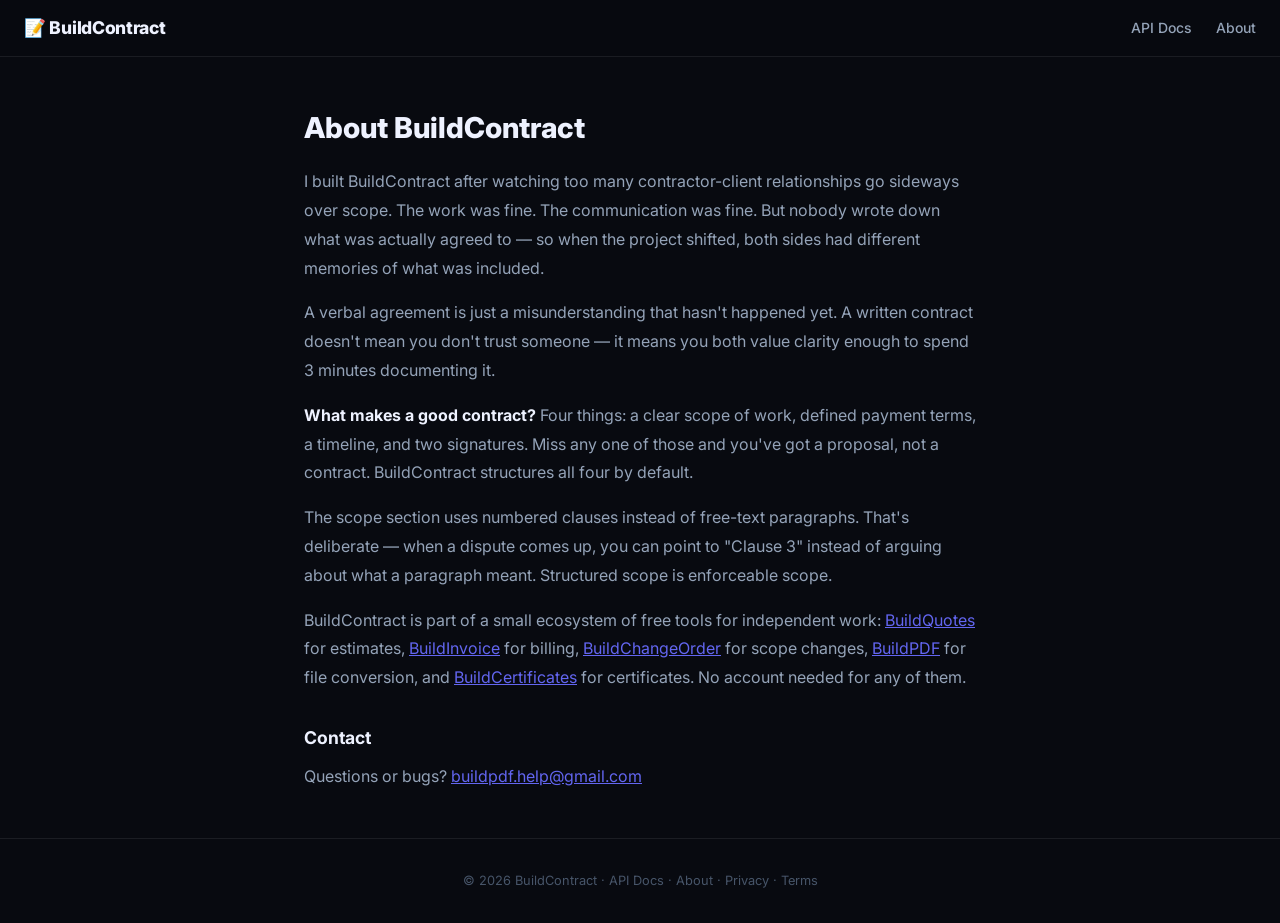
<file: about.html>
<!DOCTYPE html>
<html lang="en">
<head>
  <meta charset="UTF-8">
  <meta name="viewport" content="width=device-width, initial-scale=1.0">
  <link rel="icon" type="image/png" href="/favicon.png">
  <title>About BuildContract — Free Contract & Scope of Work Generator</title>
  <meta name="description" content="BuildContract is a free online contract and scope-of-work generator. Create professional PDF contracts with dual signature blocks, payment terms, and timeline. Part of the Build ecosystem.">
  <meta name="robots" content="index, follow">
  <link rel="canonical" href="https://buildcontract.co/about.html">
  <link rel="stylesheet" href="styles.css">
  <script async src="https://pagead2.googlesyndication.com/pagead/js/adsbygoogle.js?client=ca-pub-6010936774105671" crossorigin="anonymous"></script>
</head>
<body>
  <nav class="navbar">
    <a href="/" class="navbar-brand">📝 BuildContract</a>
    <div class="navbar-links" id="siteNav">
      <a href="/api/docs">API Docs</a>
      <a href="/about.html">About</a>
    </div>
  <button class="nav-toggle" id="navToggle" aria-label="Toggle navigation"><span></span><span></span><span></span></button>
  </nav>
  <main style="max-width:720px;margin:3rem auto;padding:0 1.5rem;">
    <h1 style="font-size:1.8rem;font-weight:800;color:var(--text-primary);margin-bottom:1rem;">About BuildContract</h1>

    <p style="color:var(--text-secondary);line-height:1.8;margin-bottom:1rem;">I built BuildContract after watching too many contractor-client relationships go sideways over scope. The work was fine. The communication was fine. But nobody wrote down what was actually agreed to — so when the project shifted, both sides had different memories of what was included.</p>

    <p style="color:var(--text-secondary);line-height:1.8;margin-bottom:1rem;">A verbal agreement is just a misunderstanding that hasn't happened yet. A written contract doesn't mean you don't trust someone — it means you both value clarity enough to spend 3 minutes documenting it.</p>

    <p style="color:var(--text-secondary);line-height:1.8;margin-bottom:1rem;"><strong style="color:var(--text-primary);">What makes a good contract?</strong> Four things: a clear scope of work, defined payment terms, a timeline, and two signatures. Miss any one of those and you've got a proposal, not a contract. BuildContract structures all four by default.</p>

    <p style="color:var(--text-secondary);line-height:1.8;margin-bottom:1rem;">The scope section uses numbered clauses instead of free-text paragraphs. That's deliberate — when a dispute comes up, you can point to "Clause 3" instead of arguing about what a paragraph meant. Structured scope is enforceable scope.</p>

    <p style="color:var(--text-secondary);line-height:1.8;margin-bottom:2rem;">BuildContract is part of a small ecosystem of free tools for independent work: <a href="https://buildquotes.co" style="color:var(--accent);">BuildQuotes</a> for estimates, <a href="https://buildinvoice.co" style="color:var(--accent);">BuildInvoice</a> for billing, <a href="https://buildchangeorder.co" style="color:var(--accent);">BuildChangeOrder</a> for scope changes, <a href="https://buildpdf.co" style="color:var(--accent);">BuildPDF</a> for file conversion, and <a href="https://buildcertificates.com" style="color:var(--accent);">BuildCertificates</a> for certificates. No account needed for any of them.</p>

    <h2 style="font-size:1.1rem;font-weight:700;color:var(--text-primary);margin-bottom:0.75rem;">Contact</h2>
    <p style="color:var(--text-secondary);">Questions or bugs? <a href="mailto:buildpdf.help@gmail.com" style="color:var(--accent);">buildpdf.help@gmail.com</a></p>
  </main>
  <footer class="site-footer">
    <p>© 2026 BuildContract · <a href="/api/docs">API Docs</a> · <a href="/about.html">About</a> · <a href="/privacy.html">Privacy</a> · <a href="/terms.html">Terms</a></p>
  </footer>
<script>
    const navToggle = document.getElementById('navToggle');
    const siteNav = document.getElementById('siteNav');
    const headerInner = navToggle ? navToggle.closest('.navbar') : null;
    function closeNav() {
      siteNav.classList.remove('open'); navToggle.classList.remove('open');
      document.body.style.overflow = '';
      const btn = siteNav.querySelector('.nav-close'); if (btn) btn.remove();
      setTimeout(() => headerInner.appendChild(siteNav), 300);
    }
    if (navToggle && siteNav && headerInner) {
      navToggle.addEventListener('click', () => {
        const isOpen = siteNav.classList.contains('open');
        if (!isOpen) {
          document.body.appendChild(siteNav);
          const closeBtn = document.createElement('button');
          closeBtn.className = 'nav-close';
          closeBtn.setAttribute('aria-label', 'Close menu');
          closeBtn.innerHTML = '&#x2715;';
          closeBtn.addEventListener('click', closeNav);
          siteNav.prepend(closeBtn);
          requestAnimationFrame(() => { siteNav.classList.add('open'); navToggle.classList.add('open'); });
          document.body.style.overflow = 'hidden';
        } else { closeNav(); }
      });
      siteNav.querySelectorAll('a').forEach(a => a.addEventListener('click', closeNav));
    }
  </script>
</body>
</html>
</file>
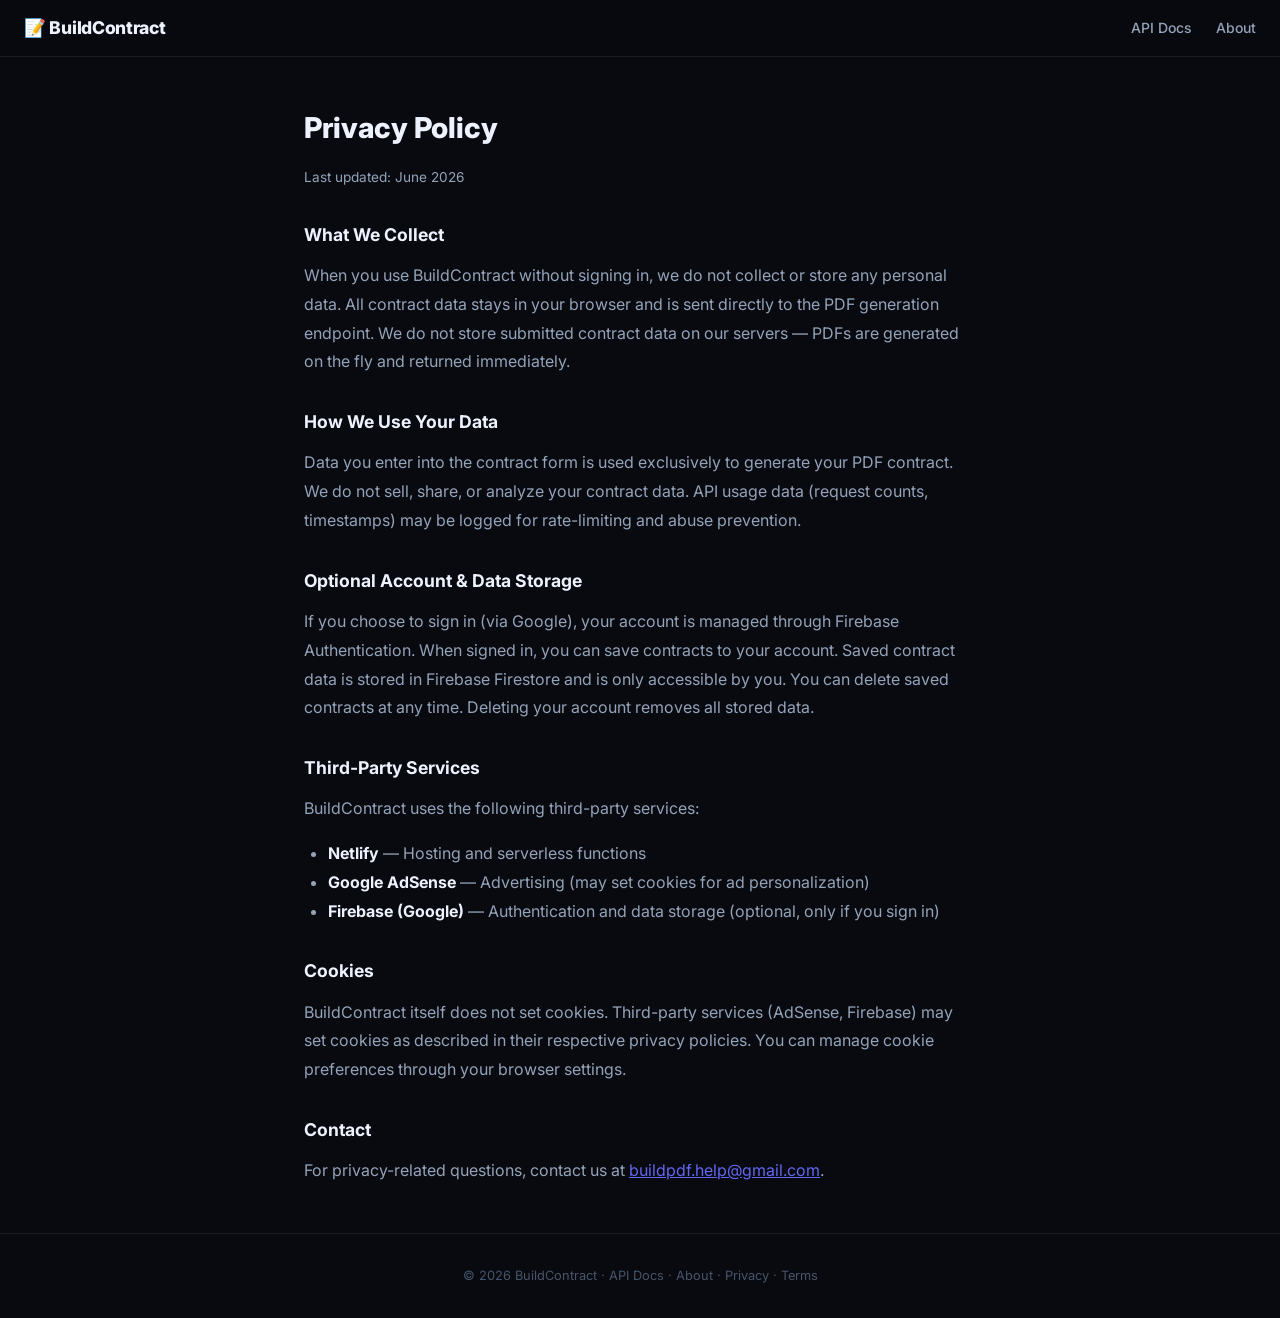
<file: privacy.html>
<!DOCTYPE html>
<html lang="en">
<head>
  <meta charset="UTF-8">
  <meta name="viewport" content="width=device-width, initial-scale=1.0">
  <link rel="icon" type="image/png" href="/favicon.png">
  <title>Privacy Policy — BuildContract</title>
  <meta name="description" content="Privacy policy for BuildContract, a free online contract and scope-of-work generator.">
  <meta name="robots" content="index, follow">
  <link rel="canonical" href="https://buildcontract.co/privacy.html">
  <link rel="stylesheet" href="styles.css">
  <script async src="https://pagead2.googlesyndication.com/pagead/js/adsbygoogle.js?client=ca-pub-6010936774105671" crossorigin="anonymous"></script>
</head>
<body>
  <nav class="navbar">
    <a href="/" class="navbar-brand">📝 BuildContract</a>
    <div class="navbar-links" id="siteNav">
      <a href="/api/docs">API Docs</a>
      <a href="/about.html">About</a>
    </div>
  <button class="nav-toggle" id="navToggle" aria-label="Toggle navigation"><span></span><span></span><span></span></button>
  </nav>
  <main style="max-width:720px;margin:3rem auto;padding:0 1.5rem;">
    <h1 style="font-size:1.8rem;font-weight:800;color:var(--text-primary);margin-bottom:1rem;">Privacy Policy</h1>
    <p style="color:var(--text-secondary);margin-bottom:0.5rem;font-size:0.85rem;">Last updated: June 2026</p>

    <h2 style="font-size:1.1rem;font-weight:700;color:var(--text-primary);margin:2rem 0 0.75rem;">What We Collect</h2>
    <p style="color:var(--text-secondary);line-height:1.8;margin-bottom:1rem;">When you use BuildContract without signing in, we do not collect or store any personal data. All contract data stays in your browser and is sent directly to the PDF generation endpoint. We do not store submitted contract data on our servers — PDFs are generated on the fly and returned immediately.</p>

    <h2 style="font-size:1.1rem;font-weight:700;color:var(--text-primary);margin:2rem 0 0.75rem;">How We Use Your Data</h2>
    <p style="color:var(--text-secondary);line-height:1.8;margin-bottom:1rem;">Data you enter into the contract form is used exclusively to generate your PDF contract. We do not sell, share, or analyze your contract data. API usage data (request counts, timestamps) may be logged for rate-limiting and abuse prevention.</p>

    <h2 style="font-size:1.1rem;font-weight:700;color:var(--text-primary);margin:2rem 0 0.75rem;">Optional Account &amp; Data Storage</h2>
    <p style="color:var(--text-secondary);line-height:1.8;margin-bottom:1rem;">If you choose to sign in (via Google), your account is managed through Firebase Authentication. When signed in, you can save contracts to your account. Saved contract data is stored in Firebase Firestore and is only accessible by you. You can delete saved contracts at any time. Deleting your account removes all stored data.</p>

    <h2 style="font-size:1.1rem;font-weight:700;color:var(--text-primary);margin:2rem 0 0.75rem;">Third-Party Services</h2>
    <p style="color:var(--text-secondary);line-height:1.8;margin-bottom:1rem;">BuildContract uses the following third-party services:</p>
    <ul style="color:var(--text-secondary);line-height:1.8;margin-bottom:1rem;padding-left:1.5rem;">
      <li><strong style="color:var(--text-primary);">Netlify</strong> — Hosting and serverless functions</li>
      <li><strong style="color:var(--text-primary);">Google AdSense</strong> — Advertising (may set cookies for ad personalization)</li>
      <li><strong style="color:var(--text-primary);">Firebase (Google)</strong> — Authentication and data storage (optional, only if you sign in)</li>
    </ul>

    <h2 style="font-size:1.1rem;font-weight:700;color:var(--text-primary);margin:2rem 0 0.75rem;">Cookies</h2>
    <p style="color:var(--text-secondary);line-height:1.8;margin-bottom:1rem;">BuildContract itself does not set cookies. Third-party services (AdSense, Firebase) may set cookies as described in their respective privacy policies. You can manage cookie preferences through your browser settings.</p>

    <h2 style="font-size:1.1rem;font-weight:700;color:var(--text-primary);margin:2rem 0 0.75rem;">Contact</h2>
    <p style="color:var(--text-secondary);line-height:1.8;">For privacy-related questions, contact us at <a href="mailto:buildpdf.help@gmail.com" style="color:var(--accent);">buildpdf.help@gmail.com</a>.</p>
  </main>
  <footer class="site-footer">
    <p>© 2026 BuildContract · <a href="/api/docs">API Docs</a> · <a href="/about.html">About</a> · <a href="/privacy.html">Privacy</a> · <a href="/terms.html">Terms</a></p>
  </footer>
<script>
    const navToggle = document.getElementById('navToggle');
    const siteNav = document.getElementById('siteNav');
    const headerInner = navToggle ? navToggle.closest('.navbar') : null;
    function closeNav() {
      siteNav.classList.remove('open'); navToggle.classList.remove('open');
      document.body.style.overflow = '';
      const btn = siteNav.querySelector('.nav-close'); if (btn) btn.remove();
      setTimeout(() => headerInner.appendChild(siteNav), 300);
    }
    if (navToggle && siteNav && headerInner) {
      navToggle.addEventListener('click', () => {
        const isOpen = siteNav.classList.contains('open');
        if (!isOpen) {
          document.body.appendChild(siteNav);
          const closeBtn = document.createElement('button');
          closeBtn.className = 'nav-close';
          closeBtn.setAttribute('aria-label', 'Close menu');
          closeBtn.innerHTML = '&#x2715;';
          closeBtn.addEventListener('click', closeNav);
          siteNav.prepend(closeBtn);
          requestAnimationFrame(() => { siteNav.classList.add('open'); navToggle.classList.add('open'); });
          document.body.style.overflow = 'hidden';
        } else { closeNav(); }
      });
      siteNav.querySelectorAll('a').forEach(a => a.addEventListener('click', closeNav));
    }
  </script>
</body>
</html>
</file>
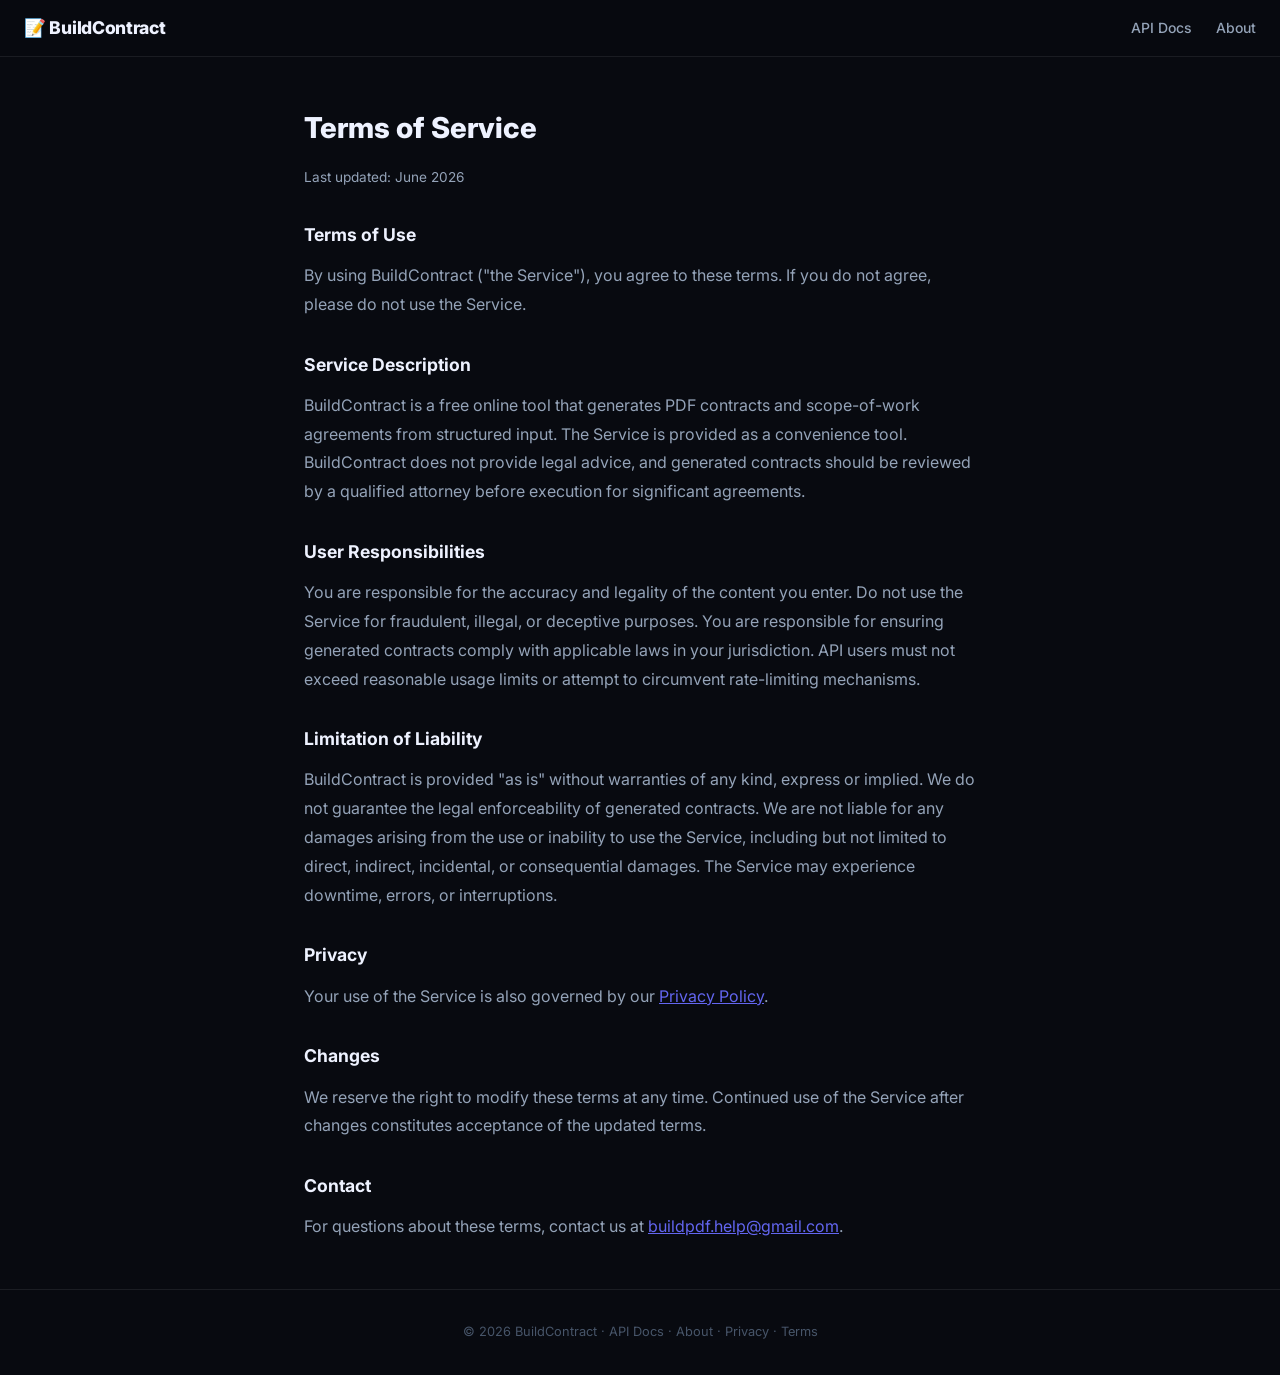
<file: terms.html>
<!DOCTYPE html>
<html lang="en">
<head>
  <meta charset="UTF-8">
  <meta name="viewport" content="width=device-width, initial-scale=1.0">
  <link rel="icon" type="image/png" href="/favicon.png">
  <title>Terms of Service — BuildContract</title>
  <meta name="description" content="Terms of service for BuildContract, a free online contract and scope-of-work generator.">
  <meta name="robots" content="index, follow">
  <link rel="canonical" href="https://buildcontract.co/terms.html">
  <link rel="stylesheet" href="styles.css">
  <script async src="https://pagead2.googlesyndication.com/pagead/js/adsbygoogle.js?client=ca-pub-6010936774105671" crossorigin="anonymous"></script>
</head>
<body>
  <nav class="navbar">
    <a href="/" class="navbar-brand">📝 BuildContract</a>
    <div class="navbar-links" id="siteNav">
      <a href="/api/docs">API Docs</a>
      <a href="/about.html">About</a>
    </div>
  <button class="nav-toggle" id="navToggle" aria-label="Toggle navigation"><span></span><span></span><span></span></button>
  </nav>
  <main style="max-width:720px;margin:3rem auto;padding:0 1.5rem;">
    <h1 style="font-size:1.8rem;font-weight:800;color:var(--text-primary);margin-bottom:1rem;">Terms of Service</h1>
    <p style="color:var(--text-secondary);margin-bottom:0.5rem;font-size:0.85rem;">Last updated: June 2026</p>

    <h2 style="font-size:1.1rem;font-weight:700;color:var(--text-primary);margin:2rem 0 0.75rem;">Terms of Use</h2>
    <p style="color:var(--text-secondary);line-height:1.8;margin-bottom:1rem;">By using BuildContract ("the Service"), you agree to these terms. If you do not agree, please do not use the Service.</p>

    <h2 style="font-size:1.1rem;font-weight:700;color:var(--text-primary);margin:2rem 0 0.75rem;">Service Description</h2>
    <p style="color:var(--text-secondary);line-height:1.8;margin-bottom:1rem;">BuildContract is a free online tool that generates PDF contracts and scope-of-work agreements from structured input. The Service is provided as a convenience tool. BuildContract does not provide legal advice, and generated contracts should be reviewed by a qualified attorney before execution for significant agreements.</p>

    <h2 style="font-size:1.1rem;font-weight:700;color:var(--text-primary);margin:2rem 0 0.75rem;">User Responsibilities</h2>
    <p style="color:var(--text-secondary);line-height:1.8;margin-bottom:1rem;">You are responsible for the accuracy and legality of the content you enter. Do not use the Service for fraudulent, illegal, or deceptive purposes. You are responsible for ensuring generated contracts comply with applicable laws in your jurisdiction. API users must not exceed reasonable usage limits or attempt to circumvent rate-limiting mechanisms.</p>

    <h2 style="font-size:1.1rem;font-weight:700;color:var(--text-primary);margin:2rem 0 0.75rem;">Limitation of Liability</h2>
    <p style="color:var(--text-secondary);line-height:1.8;margin-bottom:1rem;">BuildContract is provided "as is" without warranties of any kind, express or implied. We do not guarantee the legal enforceability of generated contracts. We are not liable for any damages arising from the use or inability to use the Service, including but not limited to direct, indirect, incidental, or consequential damages. The Service may experience downtime, errors, or interruptions.</p>

    <h2 style="font-size:1.1rem;font-weight:700;color:var(--text-primary);margin:2rem 0 0.75rem;">Privacy</h2>
    <p style="color:var(--text-secondary);line-height:1.8;margin-bottom:1rem;">Your use of the Service is also governed by our <a href="/privacy.html" style="color:var(--accent);">Privacy Policy</a>.</p>

    <h2 style="font-size:1.1rem;font-weight:700;color:var(--text-primary);margin:2rem 0 0.75rem;">Changes</h2>
    <p style="color:var(--text-secondary);line-height:1.8;margin-bottom:1rem;">We reserve the right to modify these terms at any time. Continued use of the Service after changes constitutes acceptance of the updated terms.</p>

    <h2 style="font-size:1.1rem;font-weight:700;color:var(--text-primary);margin:2rem 0 0.75rem;">Contact</h2>
    <p style="color:var(--text-secondary);line-height:1.8;">For questions about these terms, contact us at <a href="mailto:buildpdf.help@gmail.com" style="color:var(--accent);">buildpdf.help@gmail.com</a>.</p>
  </main>
  <footer class="site-footer">
    <p>© 2026 BuildContract · <a href="/api/docs">API Docs</a> · <a href="/about.html">About</a> · <a href="/privacy.html">Privacy</a> · <a href="/terms.html">Terms</a></p>
  </footer>
<script>
    const navToggle = document.getElementById('navToggle');
    const siteNav = document.getElementById('siteNav');
    const headerInner = navToggle ? navToggle.closest('.navbar') : null;
    function closeNav() {
      siteNav.classList.remove('open'); navToggle.classList.remove('open');
      document.body.style.overflow = '';
      const btn = siteNav.querySelector('.nav-close'); if (btn) btn.remove();
      setTimeout(() => headerInner.appendChild(siteNav), 300);
    }
    if (navToggle && siteNav && headerInner) {
      navToggle.addEventListener('click', () => {
        const isOpen = siteNav.classList.contains('open');
        if (!isOpen) {
          document.body.appendChild(siteNav);
          const closeBtn = document.createElement('button');
          closeBtn.className = 'nav-close';
          closeBtn.setAttribute('aria-label', 'Close menu');
          closeBtn.innerHTML = '&#x2715;';
          closeBtn.addEventListener('click', closeNav);
          siteNav.prepend(closeBtn);
          requestAnimationFrame(() => { siteNav.classList.add('open'); navToggle.classList.add('open'); });
          document.body.style.overflow = 'hidden';
        } else { closeNav(); }
      });
      siteNav.querySelectorAll('a').forEach(a => a.addEventListener('click', closeNav));
    }
  </script>
</body>
</html>
</file>
<file: styles.css>
/* ============================================================
   styles.css — BuildContract design system
   Dark premium theme matching the Build ecosystem (indigo)
   ============================================================ */

/* ── Fonts & Reset ─────────────────────────────────────────── */
@import url('https://fonts.googleapis.com/css2?family=Inter:wght@300;400;500;600;700;800&display=swap');

*, *::before, *::after { box-sizing: border-box; margin: 0; padding: 0; }

:root {
  --bg:           #080a10;
  --bg-card:      #0c1018;
  --bg-input:     #111827;
  --border:       rgba(255,255,255,0.08);
  --border-focus: rgba(99,102,241,0.5);
  --accent:       #6366f1;
  --accent-hover: #818cf8;
  --text-primary: #eef2ff;
  --text-secondary: #94a3b8;
  --text-muted:   #475569;
  --radius:       12px;
  --radius-sm:    8px;
  --success:      #10b981;
  --error:        #ef4444;
}

html { scroll-behavior: smooth; }

body {
  font-family: 'Inter', sans-serif;
  background: var(--bg);
  color: var(--text-primary);
  min-height: 100vh;
  line-height: 1.6;
}

/* ── Navbar ────────────────────────────────────────────────── */
.navbar {
  display: flex;
  align-items: center;
  justify-content: space-between;
  padding: 0.875rem 1.5rem;
  background: rgba(8,10,16,0.95);
  border-bottom: 1px solid var(--border);
  position: sticky;
  top: 0;
  z-index: 100;
  backdrop-filter: blur(12px);
}

.navbar-brand {
  font-size: 1.1rem;
  font-weight: 800;
  color: var(--text-primary);
  text-decoration: none;
  letter-spacing: -0.3px;
}

.navbar-links { display: flex; gap: 1.5rem; }
.navbar-links a {
  font-size: 0.875rem;
  color: var(--text-secondary);
  text-decoration: none;
  font-weight: 500;
  transition: color 0.2s;
}
.navbar-links a:hover { color: var(--accent); }

/* ── Hero Banner ────────────────────────────────────────────── */
.hero-banner {
  text-align: center;
  padding: 2rem 1.5rem 1.5rem;
  background: radial-gradient(ellipse at 50% 0%, rgba(99,102,241,0.12) 0%, transparent 70%);
  border-bottom: 1px solid var(--border);
}
.hero-banner h1 {
  font-size: clamp(1.5rem, 4vw, 2.25rem);
  font-weight: 800;
  background: linear-gradient(135deg, #fff 0%, var(--accent) 100%);
  -webkit-background-clip: text;
  -webkit-text-fill-color: transparent;
  margin-bottom: 0.5rem;
}
.hero-banner p { color: var(--text-secondary); font-size: 1rem; }

/* ── App Container ──────────────────────────────────────────── */
.app-container {
  display: grid;
  grid-template-columns: 1fr 1fr;
  gap: 1.5rem;
  max-width: 1300px;
  margin: 1.5rem auto;
  padding: 0 1.5rem;
}

@media (max-width: 900px) {
  .app-container { grid-template-columns: 1fr; }
}

/* ── Form Panel ─────────────────────────────────────────────── */
.form-panel {
  display: flex;
  flex-direction: column;
  gap: 1rem;
}

.form-section {
  background: var(--bg-card);
  border: 1px solid var(--border);
  border-radius: var(--radius);
  overflow: hidden;
}

.form-section-header {
  padding: 0.75rem 1.25rem;
  border-bottom: 1px solid var(--border);
  background: rgba(255,255,255,0.02);
}
.form-section-header h3 { font-size: 0.875rem; font-weight: 700; color: var(--text-primary); }

.form-body { padding: 1.25rem; display: flex; flex-direction: column; gap: 0.875rem; }

.form-row {
  display: grid;
  grid-template-columns: 1fr 1fr;
  gap: 0.75rem;
}
.form-row.full { grid-template-columns: 1fr; }
.form-row.triple { grid-template-columns: 1fr 1fr 1fr; }

.form-group { display: flex; flex-direction: column; gap: 0.35rem; }
.form-group label { font-size: 0.75rem; font-weight: 600; color: var(--text-secondary); text-transform: uppercase; letter-spacing: 0.5px; }

input, textarea, select {
  background: var(--bg-input);
  border: 1px solid var(--border);
  border-radius: var(--radius-sm);
  color: var(--text-primary);
  font-family: inherit;
  font-size: 0.875rem;
  padding: 0.5rem 0.75rem;
  transition: border-color 0.2s;
  width: 100%;
}
input:focus, textarea:focus, select:focus {
  outline: none;
  border-color: var(--accent);
  box-shadow: 0 0 0 3px rgba(99,102,241,0.15);
}
input::placeholder, textarea::placeholder { color: var(--text-muted); }
textarea { resize: vertical; min-height: 70px; }
select option { background: var(--bg-card); }

.color-row { display: flex; gap: 0.5rem; align-items: center; }
input[type="color"] {
  width: 44px; height: 36px; padding: 2px; cursor: pointer; border-radius: var(--radius-sm);
}

/* ── Clause Sections ───────────────────────────────────────── */
.clause-section {
  background: rgba(99,102,241,0.03);
  border: 1px solid rgba(99,102,241,0.1);
  border-radius: var(--radius-sm);
  padding: 0.875rem;
  position: relative;
  transition: border-color 0.2s;
}
.clause-section:hover {
  border-color: rgba(99,102,241,0.25);
}
.clause-section .clause-header {
  display: flex;
  align-items: center;
  gap: 0.5rem;
  margin-bottom: 0.5rem;
}
.clause-section .clause-number {
  font-size: 0.7rem;
  font-weight: 700;
  color: var(--accent);
  background: rgba(99,102,241,0.12);
  padding: 0.15rem 0.5rem;
  border-radius: 4px;
  letter-spacing: 0.5px;
  flex-shrink: 0;
}
.clause-section input[type="text"] {
  flex: 1;
}
.clause-section textarea {
  min-height: 56px;
}

#clauseItems {
  padding: 0.75rem 1.25rem;
  display: flex;
  flex-direction: column;
  gap: 0.75rem;
}

/* ── Line Items (reused for compatibility) ─────────────────── */
.line-items-header {
  display: grid;
  grid-template-columns: 1fr 60px 90px 80px 32px;
  gap: 0.5rem;
  padding: 0.4rem 1.25rem;
  font-size: 0.7rem;
  font-weight: 700;
  color: var(--text-muted);
  text-transform: uppercase;
  letter-spacing: 0.5px;
  border-bottom: 1px solid var(--border);
}

#lineItems { padding: 0.5rem 1.25rem; display: flex; flex-direction: column; gap: 0.5rem; }

.line-item-row {
  display: grid;
  grid-template-columns: 1fr 60px 90px 80px 32px;
  gap: 0.5rem;
  align-items: center;
}
.li-desc  { }
.li-qty   { text-align: center; }
.li-rate  { }
.li-amount {
  font-size: 0.85rem;
  font-weight: 600;
  color: var(--text-primary);
  text-align: right;
}
.btn-remove-item {
  background: none;
  border: 1px solid var(--border);
  color: var(--text-muted);
  border-radius: 6px;
  width: 28px;
  height: 28px;
  cursor: pointer;
  font-size: 0.75rem;
  transition: all 0.2s;
  display: flex;
  align-items: center;
  justify-content: center;
}
.btn-remove-item:hover { border-color: var(--error); color: var(--error); }

.btn-add-item {
  margin: 0.5rem 1.25rem 1rem;
  background: none;
  border: 1px dashed var(--border);
  color: var(--text-secondary);
  border-radius: var(--radius-sm);
  padding: 0.5rem;
  cursor: pointer;
  font-size: 0.8rem;
  font-family: inherit;
  width: calc(100% - 2.5rem);
  transition: all 0.2s;
}
.btn-add-item:hover { border-color: var(--accent); color: var(--accent); }

/* ── Totals Display ─────────────────────────────────────────── */
.totals-display {
  margin: 0 1.25rem 1.25rem;
  background: rgba(99,102,241,0.05);
  border: 1px solid rgba(99,102,241,0.15);
  border-radius: var(--radius-sm);
  padding: 0.875rem 1rem;
}
.totals-row {
  display: flex;
  justify-content: space-between;
  font-size: 0.875rem;
  color: var(--text-secondary);
  padding: 0.2rem 0;
}
.totals-row.total {
  font-weight: 800;
  font-size: 1rem;
  color: var(--accent);
  border-top: 1px solid rgba(99,102,241,0.2);
  margin-top: 0.4rem;
  padding-top: 0.5rem;
}

/* ── Download Button ─────────────────────────────────────────── */
.btn-download {
  width: 100%;
  background: linear-gradient(135deg, #4338ca, #6366f1);
  color: #fff;
  border: none;
  border-radius: var(--radius);
  padding: 0.875rem;
  font-size: 1rem;
  font-weight: 700;
  font-family: inherit;
  cursor: pointer;
  transition: all 0.2s;
  box-shadow: 0 4px 20px rgba(99,102,241,0.3);
}
.btn-download:hover:not(:disabled) {
  transform: translateY(-1px);
  box-shadow: 0 6px 24px rgba(99,102,241,0.4);
}
.btn-download:disabled { opacity: 0.6; cursor: not-allowed; }

/* ── Preview Panel ──────────────────────────────────────────── */
.preview-panel {
  background: var(--bg-card);
  border: 1px solid var(--border);
  border-radius: var(--radius);
  overflow: hidden;
  position: sticky;
  top: 72px;
  max-height: calc(100vh - 100px);
  display: flex;
  flex-direction: column;
}

.preview-header {
  display: flex;
  align-items: center;
  justify-content: space-between;
  padding: 0.875rem 1.25rem;
  border-bottom: 1px solid var(--border);
  background: rgba(255,255,255,0.02);
}
.preview-header h3 { font-size: 0.875rem; font-weight: 700; }
.preview-badge {
  font-size: 0.7rem;
  background: rgba(99,102,241,0.15);
  color: var(--accent);
  padding: 0.2rem 0.6rem;
  border-radius: 20px;
  font-weight: 600;
}

.preview-body {
  flex: 1;
  overflow-y: auto;
  padding: 1rem;
  background: #f0f0f0;
}
.preview-body::-webkit-scrollbar { width: 6px; }
.preview-body::-webkit-scrollbar-track { background: transparent; }
.preview-body::-webkit-scrollbar-thumb { background: var(--border); border-radius: 3px; }

/* ── Toast ───────────────────────────────────────────────────── */
.toast {
  position: fixed;
  bottom: 1.5rem;
  left: 50%;
  transform: translateX(-50%) translateY(80px);
  background: var(--bg-card);
  border: 1px solid var(--border);
  color: var(--text-primary);
  padding: 0.75rem 1.5rem;
  border-radius: 50px;
  font-size: 0.875rem;
  font-weight: 600;
  z-index: 9999;
  transition: transform 0.3s ease;
  pointer-events: none;
  white-space: nowrap;
}
.toast.show { transform: translateX(-50%) translateY(0); }
.toast--success { border-color: var(--success); color: var(--success); }
.toast--error   { border-color: var(--error);   color: var(--error); }

/* ── Site Footer ─────────────────────────────────────────────── */
.site-footer {
  text-align: center;
  padding: 2rem 1.5rem;
  border-top: 1px solid var(--border);
  color: var(--text-muted);
  font-size: 0.8rem;
  margin-top: 3rem;
}
.site-footer a { color: var(--text-muted); text-decoration: none; }
.site-footer a:hover { color: var(--accent); }

/* -- Hamburger Toggle -- */
.nav-toggle {
  display: none;
  position: relative;
  background: none;
  border: none;
  cursor: pointer;
  padding: 6px;
  z-index: 1010;
}
.nav-toggle span {
  display: block;
  width: 22px;
  height: 2px;
  background: var(--text-primary);
  border-radius: 2px;
  transition: transform .3s, opacity .3s;
  margin: 5px 0;
}

@media (max-width: 768px) {
  .nav-toggle { display: block; }
  .navbar-links {
    display: flex;
    position: fixed;
    top: 0; left: 0; right: 0; bottom: 0;
    width: 100vw; height: 100vh; height: 100dvh;
    background: var(--bg);
    flex-direction: column;
    align-items: center;
    justify-content: center;
    gap: 32px;
    opacity: 0;
    pointer-events: none;
    transition: opacity .3s;
    z-index: 1000;
  }
  .navbar-links.open {
    opacity: 1;
    pointer-events: auto;
  }
  .navbar-links a {
    font-size: 1.4rem !important;
    font-weight: 600;
    color: var(--text-secondary);
  }
  .navbar-links a:hover { color: var(--accent); }
  .nav-close {
    position: absolute;
    top: 18px; right: 20px;
    background: none; border: none;
    color: var(--text-primary);
    font-size: 2rem; cursor: pointer;
    padding: 8px; line-height: 1;
    opacity: .7; transition: opacity .2s;
  }
  .nav-close:hover { opacity: 1; }
}
</file>
